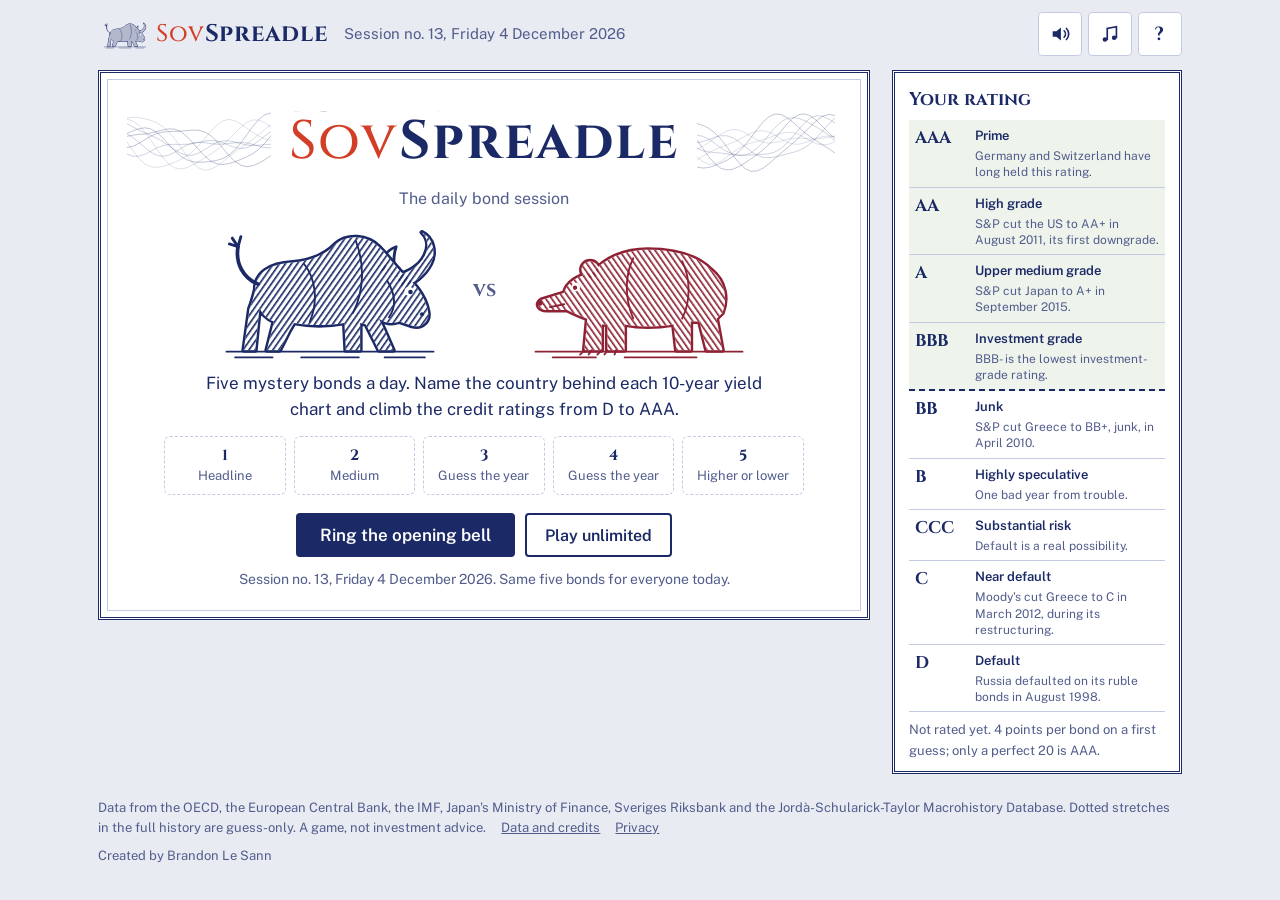
<file: public/index.html>
<!DOCTYPE html>
<html lang="en">
<head>
<meta charset="utf-8">
<meta name="viewport" content="width=device-width,initial-scale=1">
<title>SovSpreadle: guess the country from its bond yields</title>
<meta name="description" content="A daily game: five 10-year government bond yield charts, five coupons each. Guess the country, the year, or who paid more to borrow.">
<meta name="theme-color" content="#1b2a66">
<meta property="og:type" content="website">
<meta property="og:title" content="SovSpreadle: guess the country from its bond yields">
<meta property="og:description" content="Five bond charts a day. Spend your coupons wisely and earn your credit rating.">
<link rel="canonical" href="https://sovspreadle.app/">
<meta property="og:url" content="https://sovspreadle.app/">
<meta property="og:image" content="https://sovspreadle.app/og.png">
<meta property="og:image:width" content="1200">
<meta property="og:image:height" content="630">
<meta name="twitter:card" content="summary_large_image">
<link rel="icon" href="icon.svg" type="image/svg+xml">
<link rel="apple-touch-icon" href="icon-180.png">
<link rel="manifest" href="manifest.webmanifest">
<link rel="preload" href="fonts/public-sans-latin-400-normal.woff2" as="font" type="font/woff2" crossorigin>
<link rel="stylesheet" href="fonts.css">
<link rel="stylesheet" href="style.css">
</head>
<body>
<svg width="0" height="0" style="position:absolute" aria-hidden="true" focusable="false"><defs>
  <pattern id="hatch" patternUnits="userSpaceOnUse" width="3.4" height="3.4" patternTransform="rotate(35)"><rect width="1.15" height="3.4" class="hl"/></pattern>
  <pattern id="hatchR" patternUnits="userSpaceOnUse" width="3.4" height="3.4" patternTransform="rotate(-35)"><rect width="1.15" height="3.4" class="hlr"/></pattern>
  <g id="bullShape">
    <path d="M28 50 C28 38 38 32 54 31 C66 30 76 26 84 18 C92 11 106 12 114 20 C120 26 124 32 130 38 C138 44 146 54 148 64 C150 72 144 77 137 75 L128 72 C123 74 118 73 114 70 L117 76 L124 92 L114 92 L105 74 L101 73 L101 92 L91 92 L90 73 C79 75 66 75 55 73 L52 78 L45 92 L36 92 L41 72 C36 70 32 66 31 62 L28 92 L20 92 L24 63 C26 58 27 54 28 50 Z"/>
    <path d="M126 40 C134 38 142 34 146 26 C149 20 148 14 144 10 C152 14 154 24 150 32 C146 40 138 46 130 48 Z"/>
    <path d="M120 36 L112 38 L118 31 Z"/>
  </g>
  <symbol id="bull" viewBox="0 0 160 100">
    <path class="m-ol" d="M114 34 C116 28 120 22 126 20 C124 26 124 30 125 36 Z" style="stroke-width:2"/>
    <use href="#bullShape" class="m-ol"/><use href="#bullShape" class="m-bg"/><use href="#bullShape" class="m-ht"/>
    <path class="m-ol" d="M30 46 C20 42 14 32 16 20" style="stroke-width:2.6"/><path class="m-ol" d="M16 20 l-4 -6 M16 20 l2 -7 M16 20 l-6 -2" style="stroke-width:2"/>
    <circle class="m-eye" cx="135" cy="51" r="3.2"/><circle class="m-dot" cx="136" cy="51.5" r="1.6"/>
    <circle class="m-dot" cx="144" cy="67" r="1.4"/>
    <path class="m-ln" d="M98 16 C104 32 104 50 96 66 M62 32 C70 42 72 58 66 72 M120 44 C126 54 126 62 121 69"/>
    <path class="m-ln" d="M8 93 H152 M14 97 H40 M60 97 H100 M118 97 H146" style="opacity:var(--gnd,1)"/>
  </symbol>
  <g id="bearShape">
    <path d="M28 52 C30 44 38 40 48 38 C56 28 70 22 86 22 C104 22 120 26 130 36 C140 44 142 56 138 66 L134 70 L138 92 L127 92 L122 72 L116 72 L116 92 L106 92 L104 74 C92 76 80 76 70 74 L70 92 L58 92 L58 74 L54 74 L54 92 L42 92 L44 70 C38 68 34 66 30 64 L16 64 C10 64 8 60 12 57 Z"/>
    <circle cx="46" cy="36" r="6"/>
  </g>
  <symbol id="bear" viewBox="0 0 160 100">
    <use href="#bearShape" class="m-olr"/><use href="#bearShape" class="m-bg"/><use href="#bearShape" class="m-htr"/>
    <circle class="m-eye" cx="36" cy="48" r="3"/><circle class="m-dotr" cx="35.5" cy="48.5" r="1.5"/>
    <circle class="m-dotr" cx="11" cy="59" r="2"/>
    <path class="m-lnr" d="M18 62 L28 60 M76 28 C70 40 70 56 76 70 M110 30 C116 42 116 58 110 70"/>
    <path class="m-lnr" d="M42 92 l-3 3 M47 92 l-2 3 M54 92 l-3 3 M58 92 l-2 3 M64 92 l-1 3"/>
    <path class="m-lnr" d="M8 93 H152 M20 97 H50 M70 97 H120" style="opacity:var(--gnd,1)"/>
  </symbol>
  <symbol id="coin" viewBox="0 0 24 24"><circle cx="12" cy="12" r="10.5" class="c-o"/><circle cx="12" cy="12" r="7.2" class="c-i"/><path d="M12 7.5v9M9.6 9.6c0-1.2 1-1.8 2.4-1.8s2.4.6 2.4 1.6c0 2.4-4.8 1.4-4.8 4 0 1 1 1.8 2.4 1.8s2.4-.6 2.4-1.8" class="c-i"/></symbol>
</defs></svg>

<header class="top">
  <button type="button" class="brand" id="homeBtn" aria-label="SovSpreadle home"><svg class="brand-bull" aria-hidden="true"><use href="#bull"/></svg><span><span class="sov">Sov</span>Spreadle</span></button>
  <p class="session" id="sessionLbl"></p>
  <div class="tools">
    <button type="button" class="tool" id="sndBtn" aria-pressed="true" aria-label="Sound effects"><svg viewBox="0 0 24 24" aria-hidden="true"><path d="M4 9h4l5-4v14l-5-4H4z" class="ti"/><path d="M16.5 8.5a5 5 0 0 1 0 7M19 6a8.5 8.5 0 0 1 0 12" class="ts"/></svg></button>
    <button type="button" class="tool" id="musBtn" aria-pressed="false" aria-label="Music"><svg viewBox="0 0 24 24" aria-hidden="true"><path d="M9 18V6l10-2v12" class="ts"/><circle cx="6.5" cy="18" r="2.5" class="ti"/><circle cx="16.5" cy="16" r="2.5" class="ti"/></svg></button>
    <button type="button" class="tool" id="helpBtn" aria-label="How to play"><span aria-hidden="true">?</span></button>
  </div>
</header>

<main class="layout">
  <div class="play">
    <section class="cert landing" id="landing" aria-labelledby="landTitle">
      <div class="band"><svg class="guil" aria-hidden="true"></svg><h1 id="landTitle"><span class="sov">Sov</span>Spreadle</h1></div>
      <p class="land-sub">The daily bond session</p>
      <div class="vignette">
        <button type="button" class="land-m" data-m="bull" aria-label="Make the bull charge"><svg class="mascot" aria-hidden="true"><use href="#bull"/></svg></button>
        <span class="vs" aria-hidden="true">vs</span>
        <button type="button" class="land-m" data-m="bear" aria-label="Make the bear roar"><svg class="mascot" aria-hidden="true"><use href="#bear"/></svg><span class="roar-word" aria-hidden="true">Grrr!</span></button>
      </div>
      <p class="land-tag">Five mystery bonds a day. Name the country behind each 10-year yield chart and climb the credit ratings from D to AAA.</p>
      <ol class="slots" id="slots"></ol>
      <div class="land-acts">
        <button type="button" class="big" id="startBtn">Ring the opening bell</button>
        <button type="button" class="ghost" id="unlimBtn">Play unlimited</button>
      </div>
      <p class="land-note" id="landNote"></p>
    </section>

    <section id="game" hidden aria-live="polite">
      <div class="roundbar">
        <ol class="pips" id="pips" aria-label="Bonds in this session"></ol>
        <div class="tokens" id="tokens"></div>
      </div>
      <article class="cert card" id="card">
        <div class="strip"><svg class="guil" aria-hidden="true"></svg></div>
        <p class="kicker" id="kicker"></p>
        <h1 class="q" id="question"></h1>
        <dl class="facts" id="facts"></dl>
        <div class="fig" id="fig"><svg id="chart" role="img" aria-label="Yield chart"></svg><div class="tip" id="tip"></div><div class="stamp" id="stamp" aria-hidden="true"></div></div>
        <div class="hlq" id="hlq" hidden></div>
      </article>

      <div class="controls" id="controls">
        <form id="form" autocomplete="off">
          <label for="q" id="qLabel">Your guess</label>
          <div class="row"><input id="q" aria-describedby="msg"><button id="go">Guess</button><button type="button" id="allBtn" class="allbtn" aria-expanded="false" aria-controls="sugg">All countries</button><button type="button" id="passBtn" class="allbtn passbtn">Pass</button></div>
          <p class="pool" id="pool"></p>
          <ul class="sugg" id="sugg"></ul>
          <p class="msg" id="msg" role="status"></p>
        </form>
        <div class="hints" id="hints"></div>
      </div>

      <ol class="coupons" id="coupons"></ol>

      <section class="reveal" id="reveal" hidden>
        <div class="rv-head">
          <svg class="rv-mascot" id="rvMascot" aria-hidden="true"><use href="#bull"/></svg>
          <div><p class="ep" id="rvEp"></p><h2 id="rvTitle"></h2><p class="delta" id="rvDelta"></p></div>
        </div>
        <ul class="rv-facts" id="rvFacts"></ul>
        <div class="rv-acts">
          <button type="button" class="big" id="nextBtn">Next bond</button>
          <button type="button" class="ghost" id="histBtn" aria-expanded="false">Show full history</button>
        </div>
        <div class="hist" id="hist" hidden>
          <p class="hist-h" id="histHead"></p>
          <div class="fig full"><svg id="histChart" role="img" aria-label="Full history of this country's 10-year yield"></svg><div class="tip" id="histTip"></div></div>
        </div>
      </section>
    </section>
  </div>

  <aside class="ladder" id="ladder" aria-label="Your credit rating today">
    <h2 class="ld-h">Your rating</h2>
    <ol class="rungs" id="rungs"></ol>
    <p class="ld-note" id="ldNote"></p>
  </aside>
</main>

<footer class="foot">Data from the OECD, the European Central Bank, the IMF, Japan's Ministry of Finance, Sveriges Riksbank and the Jordà-Schularick-Taylor Macrohistory Database. Dotted stretches in the full history are guess-only. A game, not investment advice. <a href="credits.html">Data and credits</a> <a href="privacy.html">Privacy</a><span class="by">Created by Brandon Le Sann</span></footer>

<dialog class="dlg" id="endDlg" aria-labelledby="endRating">
  <button type="button" class="x" data-close aria-label="Close">✕</button>
  <div class="end-top">
    <button type="button" class="end-mwrap" id="endMWrap" aria-label="Replay the finale"><svg class="end-mascot" id="endMascot" aria-hidden="true"><use href="#bull"/></svg><span class="roar-word" aria-hidden="true">Grrr!</span></button>
    <div><p class="end-k" id="endKicker">Session closed</p><p class="end-rating" id="endRating"></p><p class="end-desc" id="endDesc"></p></div>
  </div>
  <ol class="end-log" id="endLog"></ol>
  <pre class="share" id="sharePre"></pre>
  <div class="dlg-acts"><button type="button" class="big" id="copyBtn">Copy result</button><button type="button" class="ghost" id="endUnlim">Play unlimited</button></div>
  <p class="msg" id="copyMsg" role="status"></p>
  <div class="stats" id="stats"></div>
  <div class="dist" id="dist"></div>
  <p class="next" id="nextIn"></p>
</dialog>

<dialog class="dlg" id="helpDlg" aria-labelledby="helpH">
  <button type="button" class="x" data-close aria-label="Close">✕</button>
  <h2 id="helpH">How to play</h2>
  <ul class="help">
    <li>Each day's session has five bonds, the same for everyone: a headline (a famous episode from bond-market history), an easy or medium country, two guess-the-year rounds, and higher or lower.</li>
    <li>For most bonds you see ten years of a country's monthly 10-year government bond yield. Name the country. Each bond comes with 5 coupons: every guess clips one, and so does every hint after your first free one.</li>
    <li>After a wrong guess you see how far off the yield level is (in basis points: 100 bp = 1 percentage point) and how closely the two lines move together ("shape"). Your guess is drawn on the chart.</li>
    <li>Points: 4 if you get it with your first coupon, 3 with your second, 2 with your third, 1 after that. Using all 5 without the answer scores nothing, but costs nothing either. Stuck? Pass (tap twice) gives up the bond and counts the coupons left as misses. In guess the year, being within one year scores full points, and two or three years off scores half, rounded up. In higher or lower, each right answer is a point, and all three right is 4.</li>
    <li>Your points, out of 20, set your rating, notch by notch like the agencies: 20 is AAA, 19 is AA+, 18 is AA, and so on down to D. BBB- (10 points) and above is investment grade.</li>
    <li>Hints: the region, the closest twin (the country whose yields moved most like this one over the same years, drawn on the chart), or zooming out five years each side. Your first hint on each bond is free. After that, each hint costs a coupon, and the last coupon is always kept for a guess.</li>
    <li>Other rounds: <b>Higher or lower</b> asks which of two countries yielded more in a given month, three times, from an easy gap to a close call. <b>Guess the year</b> names the country and hides the dates: find the year of the marked point (a peak, a low or a famous moment). Its hints: the decade, what another big borrower paid that month ("Elsewhere that month"), and for famous moments, the story of what happened.</li>
    <li>Unlimited mode plays random sessions that don't count toward your stats. Sometimes one round there is <b>Spread vs Germany</b>: the chart shows the gap over German yields instead of the yield.</li>
  </ul>
</dialog>

<script src="core.js"></script>
<script src="app.js"></script>
</body>
</html>
</file>
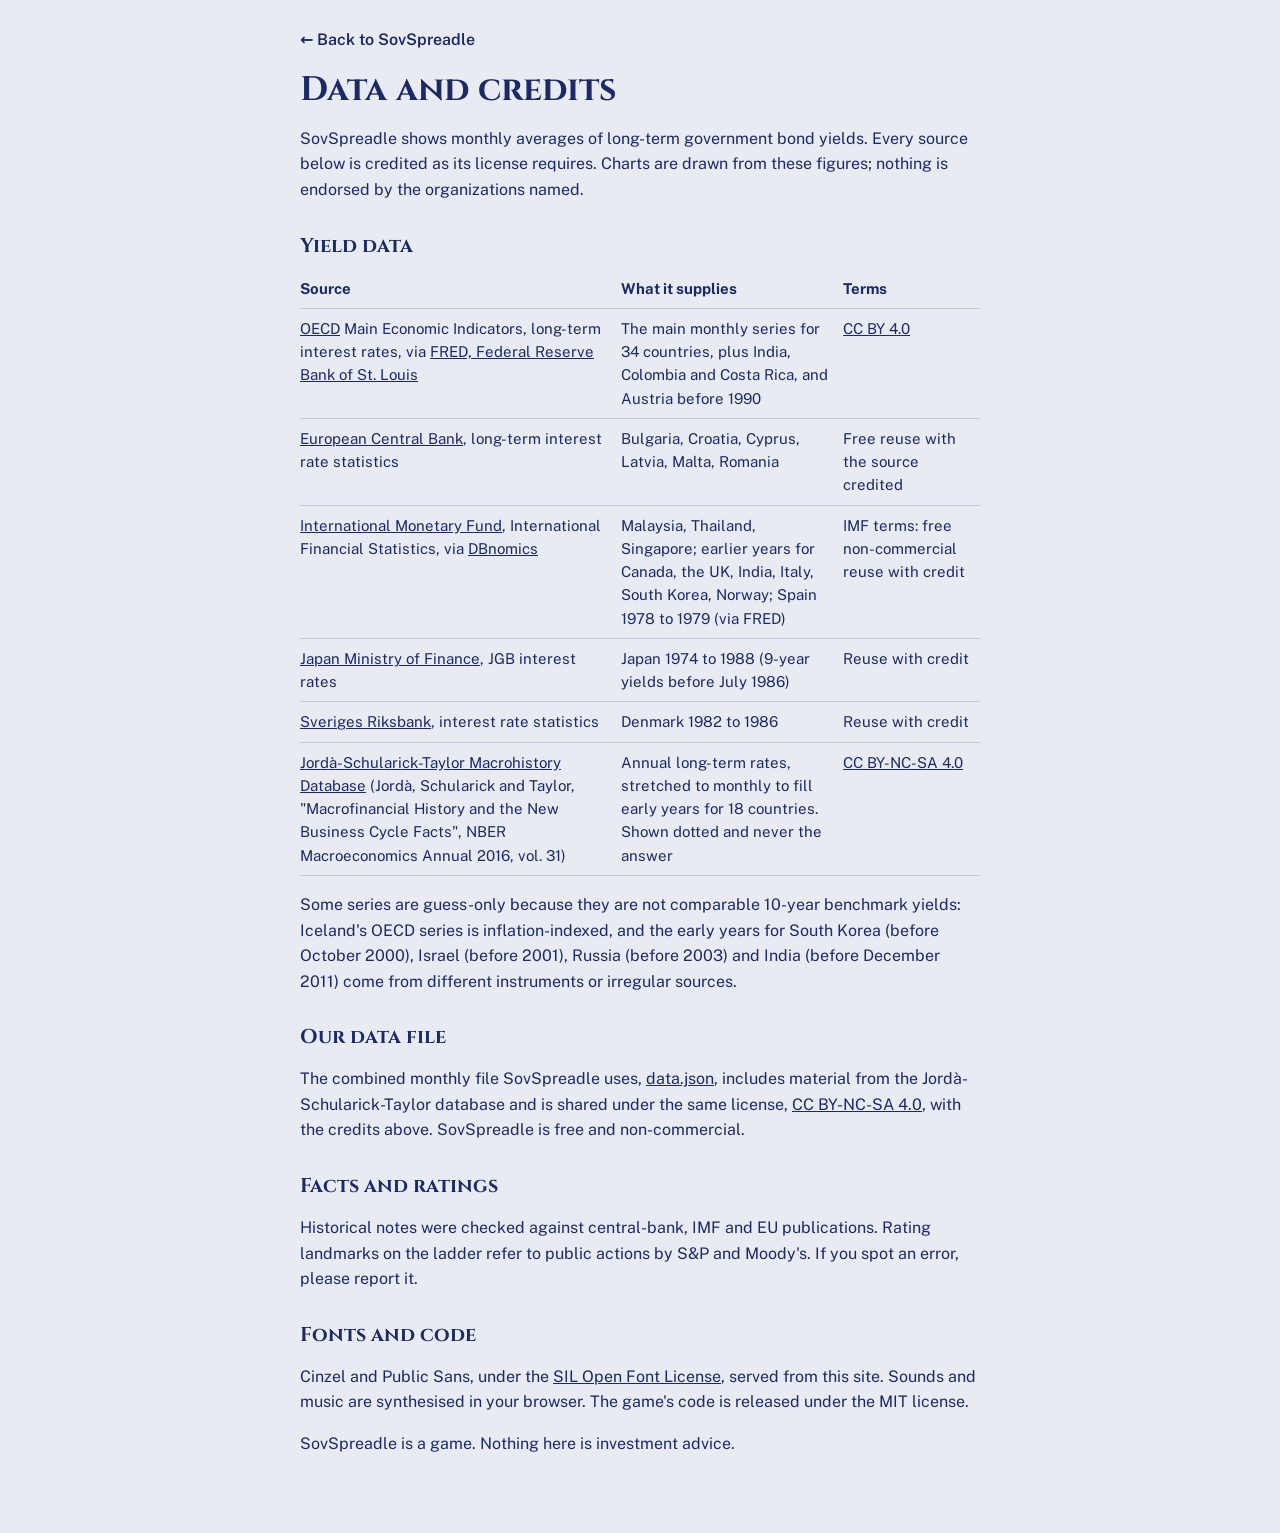
<file: public/credits.html>
<!DOCTYPE html>
<html lang="en">
<head>
<meta charset="utf-8">
<meta name="viewport" content="width=device-width,initial-scale=1">
<title>Data and credits | SovSpreadle</title>
<link rel="icon" href="icon.svg" type="image/svg+xml">
<link rel="stylesheet" href="fonts.css">
<link rel="stylesheet" href="style.css">
<style>
.page{max-width:72ch;margin:0 auto;padding:28px 20px 60px;color:var(--ink)}
.page h1{font:700 34px/1.15 Cinzel,serif;margin:18px 0 8px}
.page h2{font:700 20px/1.3 Cinzel,serif;margin:30px 0 8px}
.page p,.page li{line-height:1.6}
.page table{border-collapse:collapse;width:100%;font-size:15px;margin:10px 0}
.page th,.page td{text-align:left;vertical-align:top;border-bottom:1px solid var(--line);padding:8px 10px 8px 0}
.page a{color:inherit}
.back{font-weight:600;text-decoration:none}
</style>
</head>
<body>
<main class="page">
<a class="back" href="./">&larr; Back to SovSpreadle</a>
<h1>Data and credits</h1>
<p>SovSpreadle shows monthly averages of long-term government bond yields. Every source below is credited as its license requires. Charts are drawn from these figures; nothing is endorsed by the organizations named.</p>
<h2>Yield data</h2>
<table>
<tr><th>Source</th><th>What it supplies</th><th>Terms</th></tr>
<tr><td><a href="https://www.oecd.org/">OECD</a> Main Economic Indicators, long-term interest rates, via <a href="https://fred.stlouisfed.org/">FRED, Federal Reserve Bank of St. Louis</a></td><td>The main monthly series for 34 countries, plus India, Colombia and Costa Rica, and Austria before 1990</td><td><a href="https://creativecommons.org/licenses/by/4.0/">CC BY 4.0</a></td></tr>
<tr><td><a href="https://data.ecb.europa.eu/">European Central Bank</a>, long-term interest rate statistics</td><td>Bulgaria, Croatia, Cyprus, Latvia, Malta, Romania</td><td>Free reuse with the source credited</td></tr>
<tr><td><a href="https://data.imf.org/">International Monetary Fund</a>, International Financial Statistics, via <a href="https://db.nomics.world/">DBnomics</a></td><td>Malaysia, Thailand, Singapore; earlier years for Canada, the UK, India, Italy, South Korea, Norway; Spain 1978 to 1979 (via FRED)</td><td>IMF terms: free non-commercial reuse with credit</td></tr>
<tr><td><a href="https://www.mof.go.jp/english/policy/jgbs/reference/interest_rate/">Japan Ministry of Finance</a>, JGB interest rates</td><td>Japan 1974 to 1988 (9-year yields before July 1986)</td><td>Reuse with credit</td></tr>
<tr><td><a href="https://www.riksbank.se/">Sveriges Riksbank</a>, interest rate statistics</td><td>Denmark 1982 to 1986</td><td>Reuse with credit</td></tr>
<tr><td><a href="https://www.macrohistory.net/database/">Jordà-Schularick-Taylor Macrohistory Database</a> (Jordà, Schularick and Taylor, "Macrofinancial History and the New Business Cycle Facts", NBER Macroeconomics Annual 2016, vol. 31)</td><td>Annual long-term rates, stretched to monthly to fill early years for 18 countries. Shown dotted and never the answer</td><td><a href="https://creativecommons.org/licenses/by-nc-sa/4.0/">CC BY-NC-SA 4.0</a></td></tr>
</table>
<p>Some series are guess-only because they are not comparable 10-year benchmark yields: Iceland's OECD series is inflation-indexed, and the early years for South Korea (before October 2000), Israel (before 2001), Russia (before 2003) and India (before December 2011) come from different instruments or irregular sources.</p>
<h2>Our data file</h2>
<p>The combined monthly file SovSpreadle uses, <a href="data.json">data.json</a>, includes material from the Jordà-Schularick-Taylor database and is shared under the same license, <a href="https://creativecommons.org/licenses/by-nc-sa/4.0/">CC BY-NC-SA 4.0</a>, with the credits above. SovSpreadle is free and non-commercial.</p>
<h2>Facts and ratings</h2>
<p>Historical notes were checked against central-bank, IMF and EU publications. Rating landmarks on the ladder refer to public actions by S&amp;P and Moody's. If you spot an error, please report it.</p>
<h2>Fonts and code</h2>
<p>Cinzel and Public Sans, under the <a href="fonts/OFL-Cinzel.txt">SIL Open Font License</a>, served from this site. Sounds and music are synthesised in your browser. The game's code is released under the MIT license.</p>
<p>SovSpreadle is a game. Nothing here is investment advice.</p>
</main>
</body>
</html>
</file>
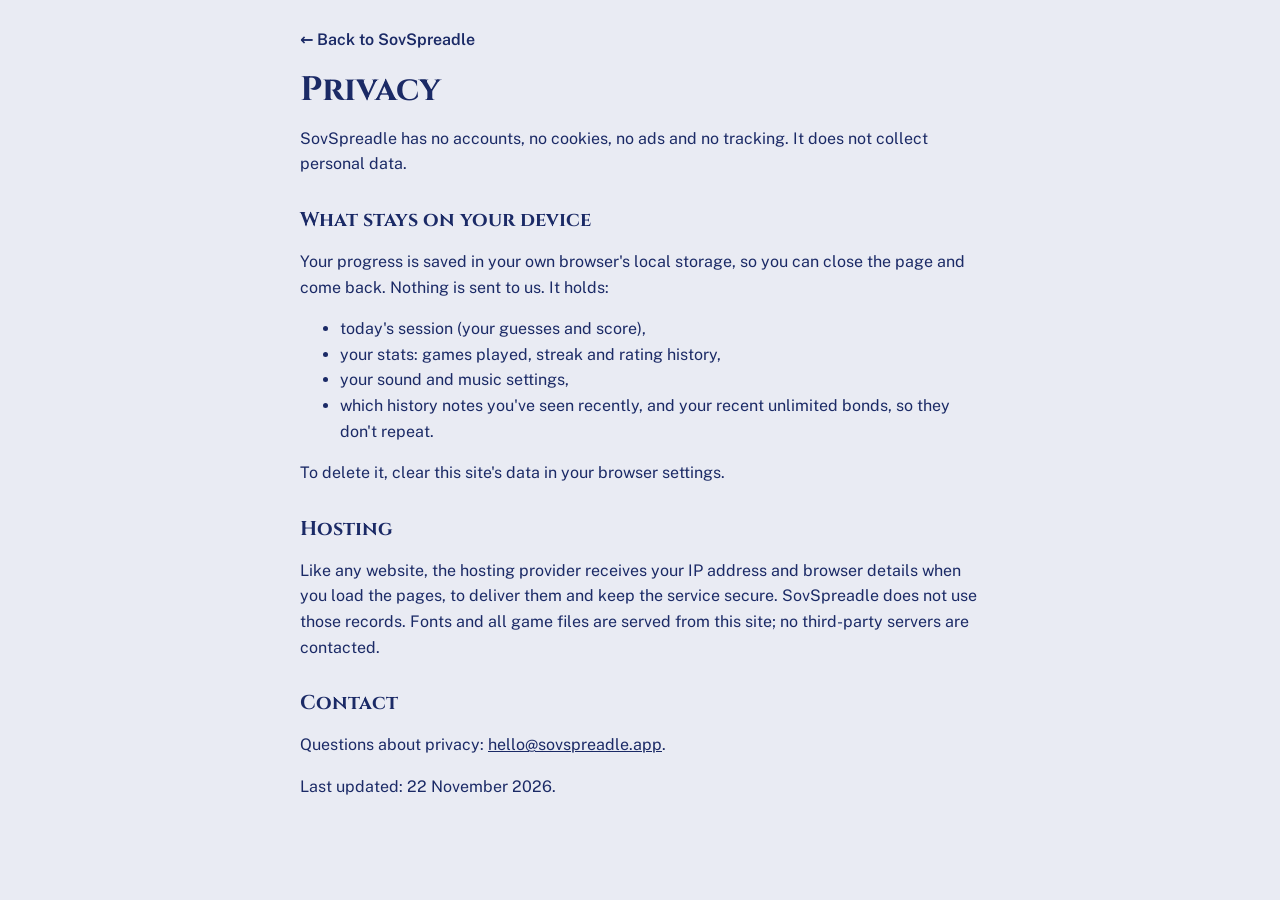
<file: public/privacy.html>
<!DOCTYPE html>
<html lang="en">
<head>
<meta charset="utf-8">
<meta name="viewport" content="width=device-width,initial-scale=1">
<title>Privacy | SovSpreadle</title>
<link rel="icon" href="icon.svg" type="image/svg+xml">
<link rel="stylesheet" href="fonts.css">
<link rel="stylesheet" href="style.css">
<style>
.page{max-width:72ch;margin:0 auto;padding:28px 20px 60px;color:var(--ink)}
.page h1{font:700 34px/1.15 Cinzel,serif;margin:18px 0 8px}
.page h2{font:700 20px/1.3 Cinzel,serif;margin:30px 0 8px}
.page p,.page li{line-height:1.6}
.page table{border-collapse:collapse;width:100%;font-size:15px;margin:10px 0}
.page th,.page td{text-align:left;vertical-align:top;border-bottom:1px solid var(--line);padding:8px 10px 8px 0}
.page a{color:inherit}
.back{font-weight:600;text-decoration:none}
</style>
</head>
<body>
<main class="page">
<a class="back" href="./">&larr; Back to SovSpreadle</a>
<h1>Privacy</h1>
<p>SovSpreadle has no accounts, no cookies, no ads and no tracking. It does not collect personal data.</p>
<h2>What stays on your device</h2>
<p>Your progress is saved in your own browser's local storage, so you can close the page and come back. Nothing is sent to us. It holds:</p>
<ul>
<li>today's session (your guesses and score),</li>
<li>your stats: games played, streak and rating history,</li>
<li>your sound and music settings,</li>
<li>which history notes you've seen recently, and your recent unlimited bonds, so they don't repeat.</li>
</ul>
<p>To delete it, clear this site's data in your browser settings.</p>
<h2>Hosting</h2>
<p>Like any website, the hosting provider receives your IP address and browser details when you load the pages, to deliver them and keep the service secure. SovSpreadle does not use those records. Fonts and all game files are served from this site; no third-party servers are contacted.</p>
<h2>Contact</h2>
<p>Questions about privacy: <a href="mailto:hello@sovspreadle.app">hello@sovspreadle.app</a>.</p>
<p>Last updated: 22 November 2026.</p>
</main>
</body>
</html>
</file>
<file: public/fonts.css>
/* Self-hosted fonts (SIL Open Font License, see fonts/OFL-*.txt): no requests to third-party servers. */
@font-face{font-family:"Cinzel";font-style:normal;font-weight:500;font-display:swap;src:url(fonts/cinzel-latin-500-normal.woff2) format("woff2")}
@font-face{font-family:"Cinzel";font-style:normal;font-weight:700;font-display:swap;src:url(fonts/cinzel-latin-700-normal.woff2) format("woff2")}
@font-face{font-family:"Public Sans";font-style:normal;font-weight:400;font-display:swap;src:url(fonts/public-sans-latin-400-normal.woff2) format("woff2")}
@font-face{font-family:"Public Sans";font-style:normal;font-weight:500;font-display:swap;src:url(fonts/public-sans-latin-500-normal.woff2) format("woff2")}
@font-face{font-family:"Public Sans";font-style:normal;font-weight:600;font-display:swap;src:url(fonts/public-sans-latin-600-normal.woff2) format("woff2")}
@font-face{font-family:"Public Sans";font-style:normal;font-weight:700;font-display:swap;src:url(fonts/public-sans-latin-700-normal.woff2) format("woff2")}
</file>
<file: public/style.css>
/* VOICE: dry trading-floor wit, short sentences
   IDEA: a bond certificate and a ratings ladder; the bull climbs, the bear drags you down
   PICTURE: engraved yield chart inside the certificate; engraved bull (ink blue) and bear (oxblood)
   COLOUR and TYPE: intaglio blue on white security paper, vermilion stamp, oxblood bear; Cinzel engraved caps + Public Sans
   LAYOUT: play column (certificate, guess box, coupons, reveal) beside a sticky ratings ladder; ladder becomes a strip on phones */
:root{color-scheme:light dark;
--bg:light-dark(#e9ebf3,#0b1029);--paper:light-dark(#fff,#131a3a);--ink:light-dark(#1b2a66,#dbe0f7);
--ink2:light-dark(#525d8c,#a0aad4);--line:light-dark(#c4cae3,#2f3970);--ghost:light-dark(#8e98c2,#6a76ad);
--stamp:light-dark(#d23f26,#ff7a5c);--bear:light-dark(#8e2234,#ff8a9a);
--hit:light-dark(#2e7a4c,#6fd39a);--close:light-dark(#c99a0e,#f2cf5b);--near:light-dark(#e07a2e,#ffa461);--far:light-dark(#c2384a,#ff6f80);--none:light-dark(#9aa0b5,#5a6283);
--ig:light-dark(#eef3ec,#14273a)}
:root[data-theme=light]{color-scheme:light}:root[data-theme=dark]{color-scheme:dark}
*{box-sizing:border-box;min-width:0}
[hidden]{display:none!important}
body{margin:0;background:var(--bg);color:var(--ink);font:16px/1.55 "Public Sans",system-ui,sans-serif;overflow-x:clip}
button{font:600 16px "Public Sans",sans-serif;min-height:44px;padding:8px 18px;border-radius:4px;border:2px solid var(--ink);background:var(--ink);color:var(--paper);cursor:pointer}
button.ghost{background:transparent;color:var(--ink)}
button.big{font-size:17px;padding:10px 22px}
button:disabled{opacity:.45;cursor:default}
:focus-visible{outline:3px solid var(--stamp);outline-offset:2px}
input{font:inherit;font-size:16px;padding:10px 12px;min-height:46px;border:2px solid var(--ink);border-radius:4px;background:var(--paper);color:var(--ink);flex:1;width:100%}
a{color:inherit}
.sr{position:absolute;width:1px;height:1px;overflow:hidden;clip:rect(0 0 0 0)}

/* mascots */
.hl{fill:var(--ink)}.hlr{fill:var(--bear)}
.m-ol{fill:none;stroke:var(--ink);stroke-width:3.4;stroke-linejoin:round;stroke-linecap:round}
.m-olr{fill:none;stroke:var(--bear);stroke-width:3.4;stroke-linejoin:round;stroke-linecap:round}
.m-bg{fill:var(--paper)}.m-ht{fill:url(#hatch)}.m-htr{fill:url(#hatchR)}
.m-ln{fill:none;stroke:var(--ink);stroke-width:1.3;stroke-linecap:round}.m-lnr{fill:none;stroke:var(--bear);stroke-width:1.3;stroke-linecap:round}
.m-dot{fill:var(--ink)}.m-dotr{fill:var(--bear)}.m-eye{fill:var(--paper)}
.c-o{fill:var(--paper);stroke:var(--ink);stroke-width:1.8}.c-i{fill:none;stroke:var(--ink);stroke-width:1.3;stroke-linecap:round}

/* header */
.top{display:flex;align-items:center;gap:12px;flex-wrap:wrap;max-width:1160px;margin:0 auto;padding:12px max(3vw,12px) 0}
.brand{display:flex;align-items:center;gap:8px;background:none;border:0;color:var(--ink);padding:4px;font:700 24px/1 Cinzel,serif;letter-spacing:.03em}
.brand-bull{width:46px;height:29px}
.session{margin:0;color:var(--ink2);font-size:15px;flex:1}
.tools{display:flex;gap:6px}
.tool{width:44px;padding:0;display:grid;place-items:center;background:var(--paper);color:var(--ink);border:1px solid var(--line)}
.tool svg{width:22px;height:22px}.ti{fill:var(--ink)}.ts{fill:none;stroke:var(--ink);stroke-width:1.8;stroke-linecap:round}
.tool[aria-pressed=false]{opacity:.5}
.tool span{font:700 19px Cinzel,serif}

/* layout */
.layout{max-width:1160px;margin:0 auto;padding:14px max(3vw,12px) 24px;display:grid;grid-template-columns:minmax(0,1fr) 290px;gap:22px;align-items:start}
.cert{background:var(--paper);border:3px double var(--ink);outline:1px solid var(--line);outline-offset:-10px;padding:clamp(14px,2.4vw,26px);position:relative;overflow:hidden}
.band{position:relative;height:86px;display:grid;place-items:center}
.guil{position:absolute;inset:0;width:100%;height:100%}
.band h1{position:relative;margin:0;padding:2px 18px;background:var(--paper);font:700 clamp(38px,6vw,54px)/1.05 Cinzel,serif;letter-spacing:.04em}

/* landing */
.land-sub{text-align:center;margin:2px 0 6px;color:var(--ink2)}
.vignette{display:flex;align-items:center;justify-content:center;gap:clamp(8px,3vw,28px);margin:6px 0 4px}
.mascot{width:clamp(130px,26vw,230px);aspect-ratio:1.6}
.land-m{position:relative;padding:0;border:0;background:none;cursor:pointer;min-height:0;color:inherit}
.land-m:focus-visible{outline:2px solid var(--ink);outline-offset:4px}
.land-m .mascot{display:block}
.land-m.rear .mascot{transform-origin:18% 90%;animation:rear 2.2s cubic-bezier(.3,.7,.4,1)}
.land-m.roar .mascot{transform-origin:82% 90%;animation:roar 2.4s ease-in-out}
.land-m.roar .roar-word{animation:roarword 2.4s ease-out}
@media (prefers-reduced-motion: reduce){.land-m .mascot,.land-m .roar-word{animation:none!important}}
.vs{font:700 20px Cinzel,serif;color:var(--ink2)}
.land-tag{text-align:center;max-width:56ch;margin:8px auto 14px;font-size:17px}
.slots{list-style:none;padding:0;margin:0 auto 18px;display:grid;grid-template-columns:repeat(5,minmax(0,1fr));gap:8px;max-width:640px}
.slots li{border:1px dashed var(--line);border-radius:6px;padding:8px 6px;text-align:center;font-size:13px;color:var(--ink2)}
.slots b{display:block;font:700 15px Cinzel,serif;color:var(--ink)}
.land-acts{display:flex;gap:10px;justify-content:center;flex-wrap:wrap}
.land-note{text-align:center;color:var(--ink2);font-size:14px;margin:12px 0 0}

/* round bar */
.roundbar{display:flex;align-items:center;justify-content:space-between;gap:12px;margin:0 0 10px;flex-wrap:wrap}
.pips{list-style:none;margin:0;padding:0;display:flex;gap:10px;align-items:flex-end}
.pip{display:flex;flex-direction:column;align-items:center;gap:3px;font-size:12px;color:var(--ink2)}
.candle{position:relative;width:14px;height:26px;border:2px solid var(--line);border-radius:2px;background:var(--paper)}
.candle::before{content:"";position:absolute;left:50%;top:-7px;bottom:-7px;width:2px;margin-left:-1px;background:var(--line);z-index:-1}
.pip.cur .candle{border-color:var(--ink);box-shadow:0 0 0 3px color-mix(in srgb,var(--stamp) 35%,transparent)}
.pip.cur{color:var(--ink);font-weight:600}
.tokens{display:flex;align-items:center;gap:6px;font-size:14px;color:var(--ink2)}
.tokens svg{width:24px;height:24px}.tokens svg.used{opacity:.25}

/* card */
.card{padding-top:12px}
.strip{position:relative;height:16px;margin:0 -8px 8px}
.kicker{margin:0;color:var(--stamp);font-weight:600;font-size:14px}
.q{font:600 clamp(20px,2.6vw,26px)/1.2 "Public Sans",sans-serif;margin:2px 0 10px;text-wrap:balance}
.facts{display:grid;grid-template-columns:repeat(auto-fit,minmax(min(100%,140px),1fr));gap:4px 16px;margin:0 0 8px;font-size:15px}
.facts div{border-top:1px solid var(--line);padding-top:5px}
.facts dt{color:var(--ink2);font-size:13px}.facts dd{margin:0;font-weight:600}
.locked{color:var(--ink2);font-weight:400;font-style:italic}
.fig{position:relative;height:clamp(250px,40vw,350px);touch-action:pan-y}
.fig>svg{position:absolute;inset:0;width:100%;height:100%}
.fig.full{height:clamp(190px,28vw,250px)}
.tip{position:absolute;top:4px;left:0;pointer-events:none;background:var(--ink);color:var(--paper);font-size:13px;padding:2px 8px;border-radius:3px;white-space:nowrap;opacity:0}
.stamp{position:absolute;left:9%;top:5%;font:700 clamp(17px,3.2vw,28px)/1 Cinzel,serif;color:var(--stamp);border:4px solid var(--stamp);padding:8px 16px 6px;border-radius:6px;transform:rotate(-9deg);opacity:0;pointer-events:none;text-align:center;background:color-mix(in srgb,var(--paper) 55%,transparent)}
.stamp small{display:block;font:600 12px "Public Sans",sans-serif;margin-top:3px}
.stamp.on{opacity:.85}.stamp.anim{animation:thud .45s cubic-bezier(.2,1.4,.4,1)}
@keyframes thud{from{transform:rotate(-16deg) scale(1.8);opacity:0}to{transform:rotate(-9deg) scale(1);opacity:.93}}

/* higher or lower */
.hlq{display:grid;grid-template-columns:repeat(2,minmax(0,1fr));gap:12px;margin:6px 0 4px}
.hlq button{min-height:84px;font-size:20px;background:var(--paper);color:var(--ink);border:2px solid var(--ink)}
.hlq button small{display:block;font-weight:400;font-size:14px;color:var(--ink2)}
.hlq button.right{border-color:var(--hit);box-shadow:inset 0 0 0 2px var(--hit)}
.hlq button.wrong{border-color:var(--far);box-shadow:inset 0 0 0 2px var(--far)}
.hlq button:disabled{opacity:1;cursor:default}
.hlq .hlnext{grid-column:1/-1;min-height:48px;font-size:17px;background:var(--ink);color:var(--paper)}

/* controls */
.controls{margin:14px 0 4px;display:grid;gap:10px}
label{display:block;font-weight:600;margin-bottom:6px}
.row{display:flex;gap:8px}
.pool{margin:6px 0 0;font-size:14px;color:var(--ink2)}
.sugg{list-style:none;margin:6px 0 0;padding:0;display:flex;flex-wrap:wrap;gap:6px}
.sugg button{min-height:36px;padding:4px 12px;font-weight:500;font-size:15px;background:transparent;color:var(--ink);border:1px solid var(--line)}
.msg{min-height:1.4em;color:var(--stamp);font-size:15px;margin:4px 0 0}
.hints{display:flex;flex-wrap:wrap;align-items:center;gap:8px;font-size:14px;color:var(--ink2)}
.hints button{min-height:38px;padding:4px 12px;font-size:14px;background:transparent;color:var(--ink);border:1px solid var(--ink);display:inline-flex;align-items:center;gap:6px}
.hints button svg{width:18px;height:18px}

/* coupons */
.coupons{display:grid;grid-template-columns:repeat(5,minmax(0,1fr));gap:10px;list-style:none;margin:8px 0 0;padding:0}
.coupons.three{grid-template-columns:repeat(3,minmax(0,1fr))}
.coupon{border:2px dashed var(--line);border-radius:10px;padding:9px 10px;background:var(--paper);min-height:84px}
.coupon .no{font-size:13px;color:var(--ink2)}
.coupon .who{font-weight:700;display:flex;align-items:center;gap:8px}
.seal{width:14px;height:14px;border-radius:50%;flex:none;background:var(--c,var(--none))}
.coupon .nums{display:flex;gap:2px 14px;font-size:15px;font-variant-numeric:tabular-nums;flex-wrap:wrap}
.coupon .nums>span{white-space:nowrap}.coupon .nums>span.nd{white-space:normal;flex:1 1 100%}
.coupon .nums>span.estn{flex:1 1 100%;font-size:12px;color:var(--ink2);white-space:normal}
.coupon.empty{color:var(--ink2)}.coupon.hintc{border-style:solid;border-color:var(--line)}.coupon.used{border-style:solid;border-color:var(--ink)}

/* reveal */
.reveal{margin-top:16px;background:var(--paper);border:3px double var(--ink);padding:16px clamp(14px,2.4vw,22px)}
.reveal.anim{animation:rise .35s ease-out}
@keyframes rise{from{opacity:0;transform:translateY(10px)}}
.rv-head{display:flex;gap:14px;align-items:center}
.rv-mascot{width:120px;height:75px;flex:none}
.rv-mascot.charge{animation:charge .7s ease-out}.rv-mascot.swipe{animation:swipe .6s ease-in-out}
@keyframes charge{0%{transform:translateX(-24px)}60%{transform:translateX(8px) rotate(-3deg)}100%{transform:none}}
@keyframes swipe{0%,100%{transform:none}25%{transform:translateX(-6px) rotate(4deg)}50%{transform:translateX(6px) rotate(-4deg)}75%{transform:translateX(-3px)}}
.ep{margin:0;color:var(--stamp);font-weight:600;font-size:14px}
.reveal h2{font:700 clamp(19px,2.4vw,23px)/1.2 Cinzel,serif;margin:2px 0 4px}
.delta{margin:0;font-weight:600}
.delta.up{color:var(--hit)}.delta.down{color:var(--bear)}
.rv-facts{margin:12px 0;padding-left:20px;max-width:70ch}
.rv-facts li{margin:4px 0}
.rv-acts{display:flex;gap:10px;flex-wrap:wrap}
.hist{margin-top:14px}
.hist-h{margin:0 0 4px;font-weight:600}

/* ladder */
.ladder{position:sticky;top:12px;background:var(--paper);border:3px double var(--ink);padding:14px 14px 10px}
.ld-h{font:700 18px Cinzel,serif;margin:0 0 8px}
.rungs{list-style:none;margin:0;padding:0;display:flex;flex-direction:column}
.rung{display:grid;grid-template-columns:52px minmax(0,1fr);gap:2px 8px;padding:6px 6px;border-bottom:1px solid var(--line);position:relative}
.rung .rt{font:700 17px Cinzel,serif;grid-row:span 2}
.rung .rd{font-size:13px;font-weight:600}
.rung .rl{font-size:12px;color:var(--ink2);line-height:1.35}
.rung.ig{background:var(--ig)}
.rung.igline{border-bottom:2px dashed var(--ink)}
.rung.cur{outline:2px solid var(--ink);outline-offset:-2px;background:color-mix(in srgb,var(--stamp) 10%,var(--paper))}
.rung .bullmark{position:absolute;right:6px;top:4px;width:44px;height:28px}
.rung.cur.flash{animation:flash .9s ease-out}
@keyframes flash{0%{background:color-mix(in srgb,var(--stamp) 40%,var(--paper))}}
.ld-note{font-size:13px;color:var(--ink2);margin:8px 0 0}

/* dialogs */
.dlg{width:min(94vw,720px);max-height:92vh;overflow:auto;background:var(--paper);color:var(--ink);border:3px double var(--ink);border-radius:4px;padding:22px clamp(14px,3vw,26px) 18px}
.dlg::backdrop{background:rgb(11 16 41/.6)}
.dlg[open]{animation:pop .25s ease-out}
@keyframes pop{from{opacity:0;transform:translateY(12px)}}
.x{position:sticky;float:right;top:0;margin:-8px -6px 0 8px;min-height:40px;width:40px;padding:0;font-size:18px;background:var(--paper);color:var(--ink);border:1px solid var(--line)}
.end-top{display:flex;align-items:center;gap:16px}
.end-mascot{width:150px;height:94px;flex:none}
.end-k{margin:0;color:var(--ink2)}
.end-rating{margin:0;font:700 clamp(46px,9vw,64px)/1 Cinzel,serif}
.end-desc{margin:4px 0 0;font-weight:600}
.end-log{list-style:none;padding:0;margin:16px 0;display:grid;gap:6px}
.end-log li{display:grid;grid-template-columns:20px minmax(0,1fr) auto;gap:10px;align-items:center;border-top:1px solid var(--line);padding-top:6px;font-size:15px}
.end-log .lk{font-size:13px;color:var(--ink2)}
.end-log .pts{font-weight:700;font-variant-numeric:tabular-nums}
.share{background:color-mix(in srgb,var(--ink) 6%,var(--paper));border:1px solid var(--line);padding:10px 12px;font:15px/1.5 ui-monospace,Menlo,monospace;white-space:pre-wrap;margin:0 0 10px}
.dlg-acts{display:flex;gap:10px;flex-wrap:wrap}
.stats{display:grid;grid-template-columns:repeat(4,minmax(0,1fr));gap:8px;margin:14px 0;text-align:center}
.stats b{display:block;font:700 24px/1.1 Cinzel,serif}.stats span{font-size:13px;color:var(--ink2)}
.dist{display:grid;gap:3px;font-size:13px}
.dist div{display:grid;grid-template-columns:40px minmax(0,1fr);gap:8px;align-items:center}
.dist i{display:block;height:16px;background:var(--ink);color:var(--paper);font-style:normal;text-align:right;padding:0 5px;min-width:18px;border-radius:2px;font-size:12px}
.dist .me i{background:var(--stamp)}
.next{color:var(--ink2);font-size:14px;margin:12px 0 0}
.help{padding-left:20px}.help li{margin:6px 0;max-width:68ch}
.foot{max-width:1160px;margin:0 auto;padding:0 max(3vw,12px) 28px;font-size:13px;color:var(--ink2)}

@media (max-width:900px){
  .layout{grid-template-columns:minmax(0,1fr)}
  .ladder{order:-1;position:static;padding:10px}
  .ld-h{display:none}
  .rungs{flex-direction:row-reverse}
  .rung{flex:1;display:block;text-align:center;padding:6px 0;border-bottom:0;border-left:1px solid var(--line)}
  .rung .rt{font-size:14px}.rung .rd,.rung .rl{display:none}
  .rung.igline{border-bottom:0;border-left:2px dashed var(--ink)}
  .rung .bullmark{position:static;display:block;margin:0 auto;width:30px;height:19px}
  .ld-note{margin-top:6px}
  body.onland .ladder{display:none}
}
@media (max-width:760px){.coupons,.coupons.three{grid-template-columns:repeat(2,minmax(0,1fr))}}
@media (max-width:600px){
  .coupon{min-height:0}
  .slots{grid-template-columns:repeat(5,minmax(0,1fr));gap:4px}.slots li{font-size:11px;padding:6px 2px}.slots b{font-size:13px}
  .band{height:70px}
  .rv-mascot{width:84px;height:53px}
  .end-mascot{width:96px;height:60px}
  .stats b{font-size:20px}
  .session{flex-basis:100%;order:3}
}
@media (prefers-reduced-motion:reduce){*{animation:none!important;transition:none!important}}
.sugg button.nodata{color:var(--ink2);border-style:dashed;cursor:not-allowed;opacity:.75}
.sugg button.nodata span{margin-left:6px;font-size:12px;font-weight:400}
.rv-facts li.note,#rvFacts li.note{list-style:none;margin-left:-1.1em;padding:8px 12px;background:var(--paper2, rgba(0,0,0,.03));border-left:3px solid var(--stamp)}
/* end-of-session finale */
.end-mwrap{position:relative;flex:none;padding:0;border:0;background:none;cursor:pointer;min-height:0}
.end-mwrap:focus-visible{outline:2px solid var(--ink);outline-offset:4px}
.end-mwrap .end-mascot{display:block}
.roar-word{position:absolute;left:4px;top:0;font:italic 700 22px/1 Georgia,serif;color:var(--bear);opacity:0;transform:rotate(-12deg) scale(.4);pointer-events:none}
.end-mwrap.rear .end-mascot{transform-origin:18% 92%;animation:rear 2.2s cubic-bezier(.3,.7,.4,1)}
.end-mwrap.roar .end-mascot{transform-origin:80% 92%;animation:roar 2.4s ease-in-out}
.end-mwrap.roar .roar-word{animation:roarword 2.4s ease-out}
@keyframes rear{0%{transform:none}12%{transform:translateY(-10px)}26%{transform:translateY(-4px) rotate(-20deg)}38%{transform:rotate(-12deg)}48%{transform:rotate(-24deg)}58%{transform:rotate(-14deg)}68%{transform:rotate(-22deg)}84%{transform:rotate(-4deg) translateY(-3px)}100%{transform:none}}
@keyframes roar{0%{transform:none}18%{transform:rotate(12deg) scale(1.06)}22%,26%,30%,34%,38%,42%{transform:rotate(12deg) scale(1.08) translateX(-2px)}24%,28%,32%,36%,40%{transform:rotate(12deg) scale(1.08) translateX(2px)}60%{transform:rotate(8deg) scale(1.04)}80%{transform:rotate(2deg)}100%{transform:none}}
@keyframes roarword{0%,14%{opacity:0;transform:rotate(-12deg) scale(.4)}24%{opacity:1;transform:rotate(-12deg) scale(1.15)}50%{opacity:1;transform:rotate(-8deg) scale(1)}75%,100%{opacity:0;transform:rotate(-8deg) scale(1)}}
@media (prefers-reduced-motion: reduce){.end-mwrap .end-mascot,.end-mwrap .roar-word{animation:none!important}}
.end-mascot{--gnd:0}
.end-mwrap::after{content:"";position:absolute;left:5%;right:5%;bottom:6%;height:1.5px;background:var(--ink);opacity:.7}
.end-mwrap[data-m=bear]::after{background:var(--bear)}
.end-mwrap.rear .end-mascot{transform-origin:18% 90%}.end-mwrap.roar .end-mascot{transform-origin:82% 90%}
.sugg button .part{margin-left:6px;font-size:12px;font-weight:400;color:var(--ink2)}
.foot a{margin-left:12px;white-space:nowrap}
.sov{color:var(--stamp);font-weight:500}
/* full country list, grouped by region */
.allbtn{background:transparent;color:var(--ink);border:1px solid var(--ink);font-weight:600;white-space:nowrap}
.sugg.browse{max-height:320px;overflow:auto;padding:4px 2px 8px;border-top:1px solid var(--line);border-bottom:1px solid var(--line)}
.sugg .grp{flex:1 1 100%;font-weight:600;font-size:13px;color:var(--ink2);margin:8px 0 0}
@media (max-width:520px){.allbtn{padding-inline:10px}}
.passbtn{color:var(--ink2);border-color:var(--ink2);font-weight:500}
.passbtn.arm{color:var(--far);border-color:var(--far)}
@media (max-width:520px){.row{flex-wrap:wrap}.row #q{flex:1 1 100%}.row #go,.row .allbtn{flex:1 1 0}}
/* progress candles: size and color show how each bond went */
.pip .wick{position:relative;height:40px;display:flex;align-items:center;justify-content:center}
.pip .wick .candle{height:26px}
.candle.up{background:var(--hit);border-color:var(--hit)}
.candle.down{background:var(--far);border-color:var(--far)}
.candle.up::before{background:var(--hit)}.candle.down::before{background:var(--far)}
.candle.flat{background:var(--ink2);border-color:var(--ink2);border-width:1px}.candle.flat::before{background:var(--ink2)}
.pip .wick .candle.big{height:28px}.pip .wick .candle.mid{height:17px}.pip .wick .candle.small{height:8px}.pip .wick .candle.flat{height:3px;border-radius:0}
.candle.small::before,.candle.mid::before{top:-5px;bottom:-5px}

.foot .by{display:block;margin-top:8px}
</file>
